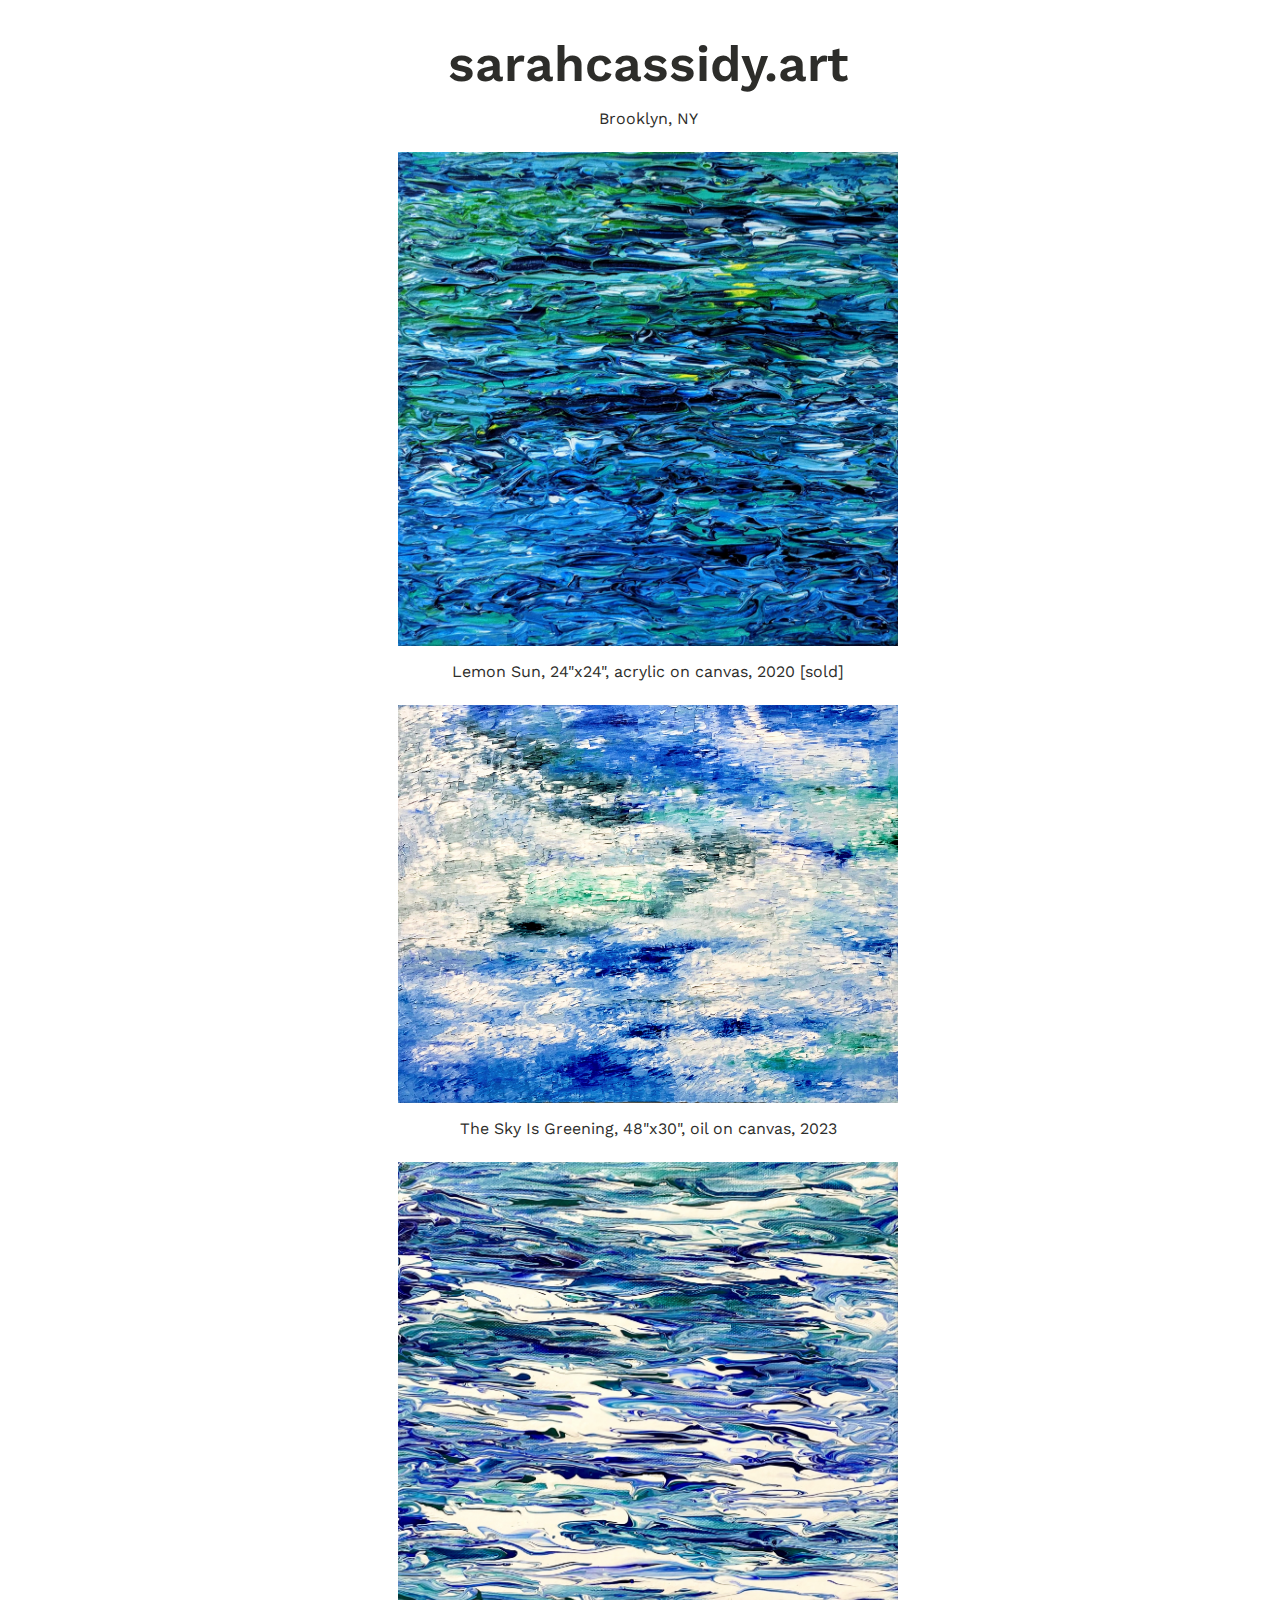
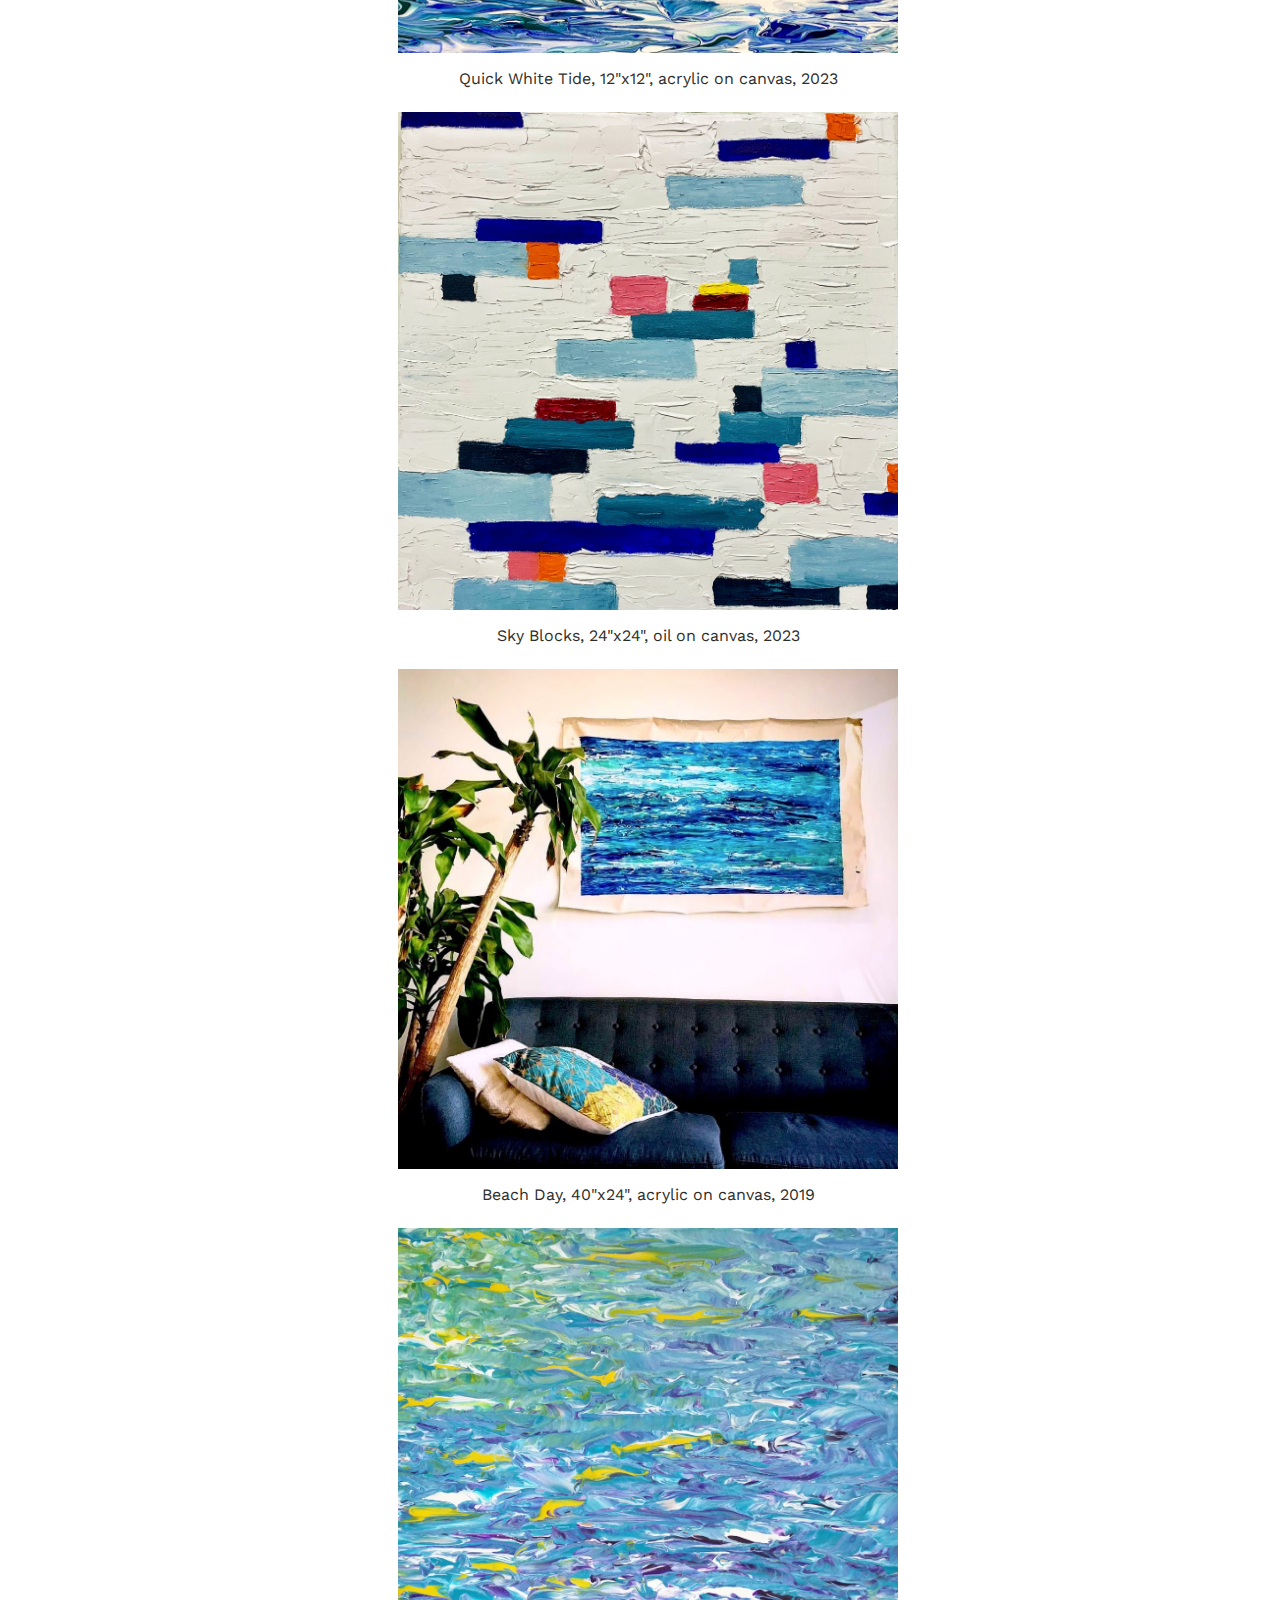
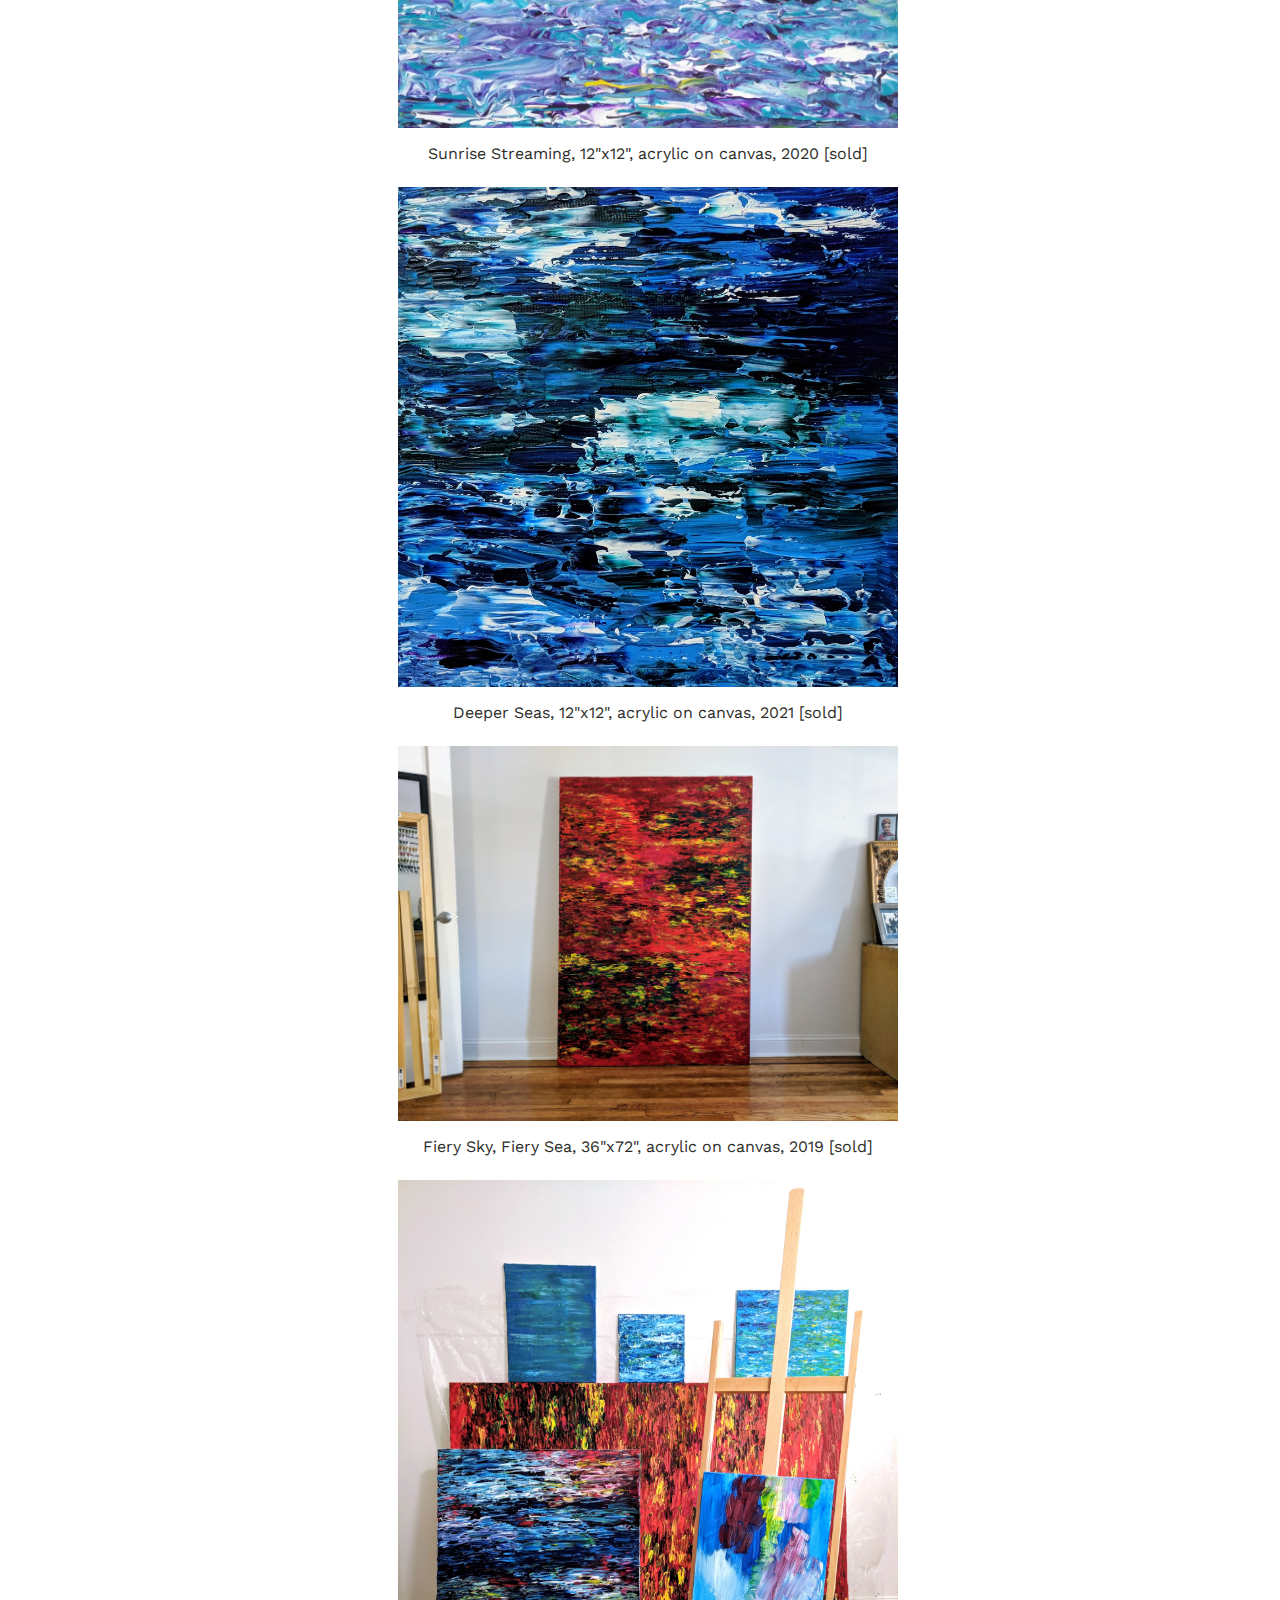
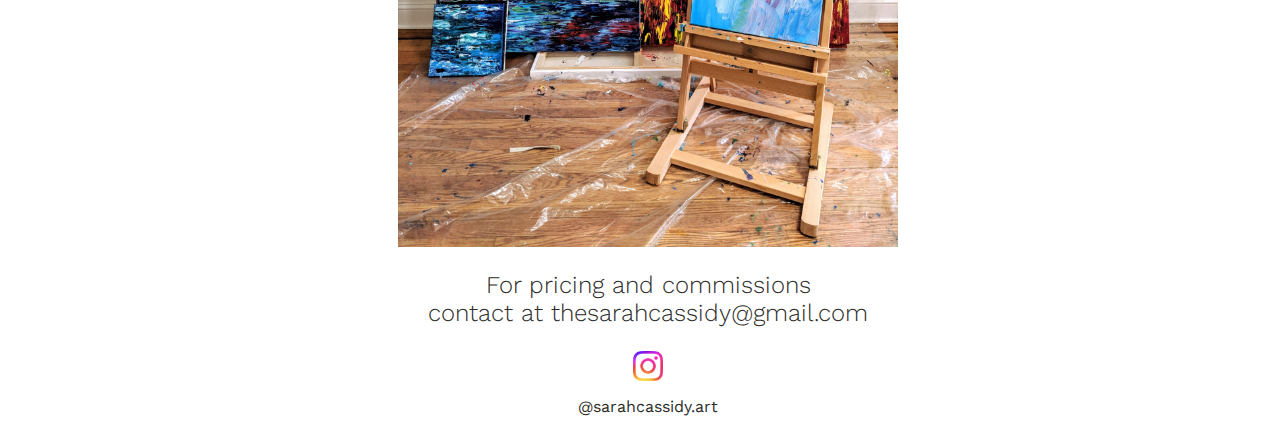
<file: index.html>
<!DOCTYPE html>
<html>
<head>
	<title>sarah cassidy art</title>
	<link href="https://fonts.googleapis.com/css?family=Work+Sans:300,600" rel="stylesheet">
	<link rel="stylesheet" type="text/css" href="./style.css">
	
	<!-- Global site tag (gtag.js) - Google Analytics -->
<script async src="https://www.googletagmanager.com/gtag/js?id=UA-119612130-1"></script>
<script>
  window.dataLayer = window.dataLayer || [];
  function gtag(){dataLayer.push(arguments);}
  gtag('js', new Date());

  gtag('config', 'UA-119612130-1');
</script>
	
</head>
<body>
<h1 class="mb-0">sarahcassidy.art</h1>
	<p class="subhead">Brooklyn, NY</p>

<h3> </h3>
	<img src="1.jpg">
		<p class="subhead">Lemon Sun, 24"x24", acrylic on canvas, 2020 [sold] </p>

<h3> </h3>
	<img src="is that a cloud.jpg">
		<p class="subhead">The Sky Is Greening, 48"x30", oil on canvas, 2023</p>
	
<h3> </h3>
	<img src="quick white tide.jpg">
		<p class="subhead">Quick White Tide, 12"x12", acrylic on canvas, 2023</p>

<h3> </h3>
	<img src="tetris.jpg">
		<p class="subhead">Sky Blocks, 24"x24", oil on canvas, 2023</p>
<h3> </h3>
	<img src="7 Leo couch shot.jpg">	
		<p class="subhead">Beach Day, 40"x24", acrylic on canvas, 2019</p>
	
<h3> </h3>
	<img src="6.jpg">
		<p class="subhead">Sunrise Streaming, 12"x12", acrylic on canvas, 2020 [sold]</p>
	
<h3> </h3>
	<img src="5.jpg">
		<p class="subhead">Deeper Seas, 12"x12", acrylic on canvas, 2021 [sold] </p>

<h3> </h3>
	<img src="8.jpg">
		<p class="subhead">Fiery Sky, Fiery Sea, 36"x72", acrylic on canvas, 2019 [sold]</p>

<h3> </h3>
	<img src="shapes.jpg">

   <!-- Footer -->
<h3>For pricing and commissions<br>contact at thesarahcassidy@gmail.com</h3>

<head>
    <meta charset="UTF-8">
    <meta name="viewport" content="width=device-width, initial-scale=1.0">
    <title>Instagram Logo and Link</title>
</head>
<body>

    <!-- Instagram Logo -->
    <a href="https://www.instagram.com/sarahcassidy.art" target="_blank">
        <img src="Instagram_Glyph_Gradient.png" alt="Instagram Logo" style="width:30px; margin-bottom:15px;">
    </a>
	<p class="subhead">@sarahcassidy.art</p>
	
</body>
	
</body>
</html>
</file>
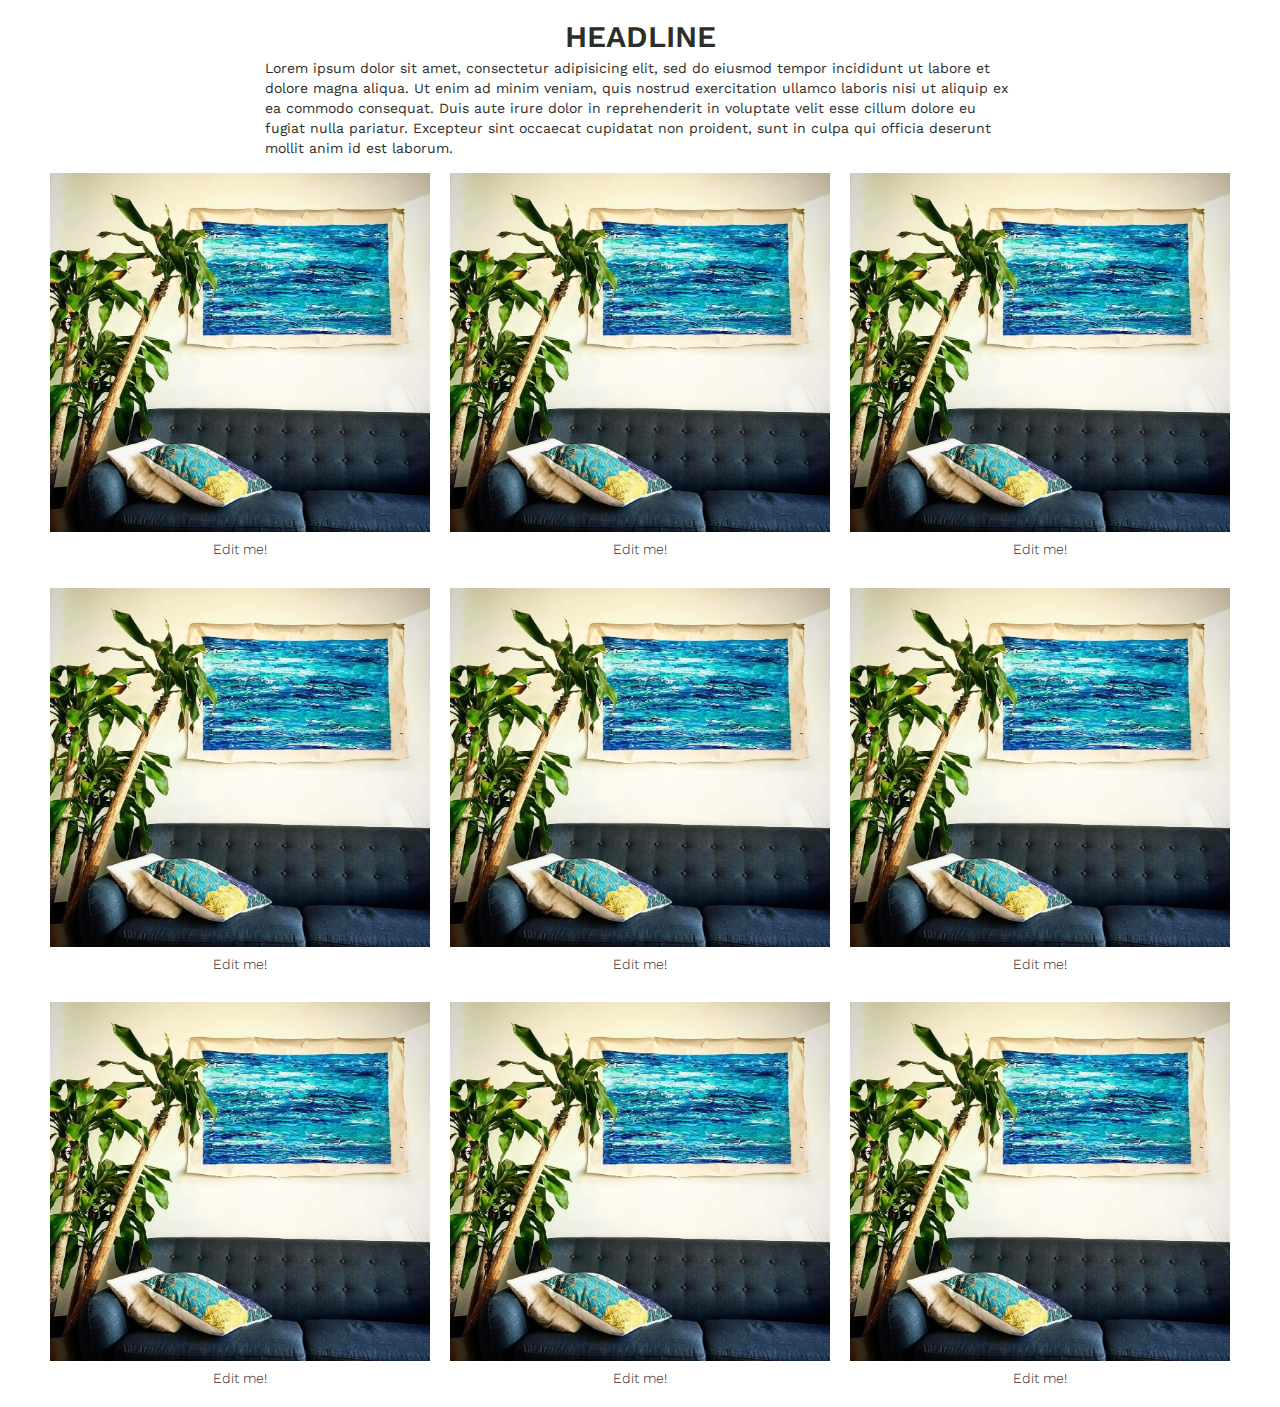
<file: morestyles.html>
<!DOCTYPE html>
<html>
<head>
	<title>More Styles!</title>
	<link href="https://fonts.googleapis.com/css?family=Work+Sans:300,600" rel="stylesheet">
	<link rel="stylesheet" type="text/css" href="https://stackpath.bootstrapcdn.com/bootstrap/3.3.7/css/bootstrap.min.css">
	<link rel="stylesheet" type="text/css" href="./style.css">
	<script type="text/javascript" src="https://stackpath.bootstrapcdn.com/bootstrap/3.3.7/js/bootstrap.min.js"></script>
</head>
<body>
	<div class="container">
		<div class="row headpiece">
			<div class="col-md-8 col-md-offset-2">
			<h2 class="mb-0">HEADLINE</h2>
			<p class="more-details">Lorem ipsum dolor sit amet, consectetur adipisicing elit, sed do eiusmod
			tempor incididunt ut labore et dolore magna aliqua. Ut enim ad minim veniam,
			quis nostrud exercitation ullamco laboris nisi ut aliquip ex ea commodo
			consequat. Duis aute irure dolor in reprehenderit in voluptate velit esse
			cillum dolore eu fugiat nulla pariatur. Excepteur sint occaecat cupidatat non
			proident, sunt in culpa qui officia deserunt mollit anim id est laborum.</p>
			</div>
		</div>
		<div class="row">
		<div class="row">
			<div class="col-md-4 paint-grid">
				<img src="painting1.jpg" class="grid-photo">
				<h5>Edit me!</h5>
			</div>
			<div class="col-md-4 paint-grid">
				<img src="painting1.jpg" class="grid-photo">
				<h5>Edit me!</h5>
			</div>
			<div class="col-md-4 paint-grid">
				<img src="painting1.jpg" class="grid-photo">
				<h5>Edit me!</h5>
			</div>
		</div>
		<div class="row">
			<div class="col-md-4 paint-grid">
				<img src="painting1.jpg" class="grid-photo">
				<h5>Edit me!</h5>
			</div>
			<div class="col-md-4 paint-grid">
				<img src="painting1.jpg" class="grid-photo">
				<h5>Edit me!</h5>
			</div>
			<div class="col-md-4 paint-grid" class="grid-photo">
				<img src="painting1.jpg" class="grid-photo">
				<h5>Edit me!</h5>
			</div>
		</div>
		<div class="row">
			<div class="col-md-4 paint-grid">
				<img src="painting1.jpg" class="grid-photo">
				<h5>Edit me!</h5>
			</div>
			<div class="col-md-4 paint-grid">
				<img src="painting1.jpg" class="grid-photo">
				<h5>Edit me!</h5>
			</div>
			<div class="col-md-4 paint-grid">
				<img src="painting1.jpg" class="grid-photo">
				<h5>Edit me!</h5>
			</div>
		</div>
	</div>
</div>
</body>
</html>
</file>
<file: style.css>
img {
	display: block;
	max-width: 500px;
	margin-left: auto;
	margin-right: auto;
}

h1 {
	font-size: 50px;
}

h1, h2, h3, h4, h5 {
	text-align: center;
}


h3 {
	font-size: 24px;
}

h1, h2 {
	font-weight: 600;
}

h3, h4, h5 {
	font-weight: 300;
}

body {
	width: 100%;
	font-family: 'Work Sans', sans-serif;
	color: #2D2D2A;
}

hr {
	width: 10%;
    border: 1px solid rgb(128, 128, 128);
}

.subhead {
	width: 50%;
	margin-left: auto;
	margin-right: auto;
	text-align: center;
}

.mb-0 {
	margin-bottom: 0px;
}

.mt-0 {
	margin-top: 0px;
}

.divide {
	margin-top: 28px;
	/*margin-bottom: 10px;*/
}

.btn {
  -webkit-border-radius: 11;
  -moz-border-radius: 11;
  border-radius: 11px;
  color: #ffffff;
  font-size: 20px;
  background: #005994;
  padding: 10px 20px 10px 20px;
  text-decoration: none;
  margin-left: auto;
  margin-right: auto;
}

.btn:hover {
  background: #3cb0fd;
  text-decoration: none;
}

.learn-more {
	margin-top: 25px;
	text-align: center;
}

.paint-grid {
	padding:10px 10px 10px 10px;
}

.grid-photo {
	max-width: 100%;
}

.more-details {
	margin-top: 5px;
	margin-bottom:5px;
}
</file>
